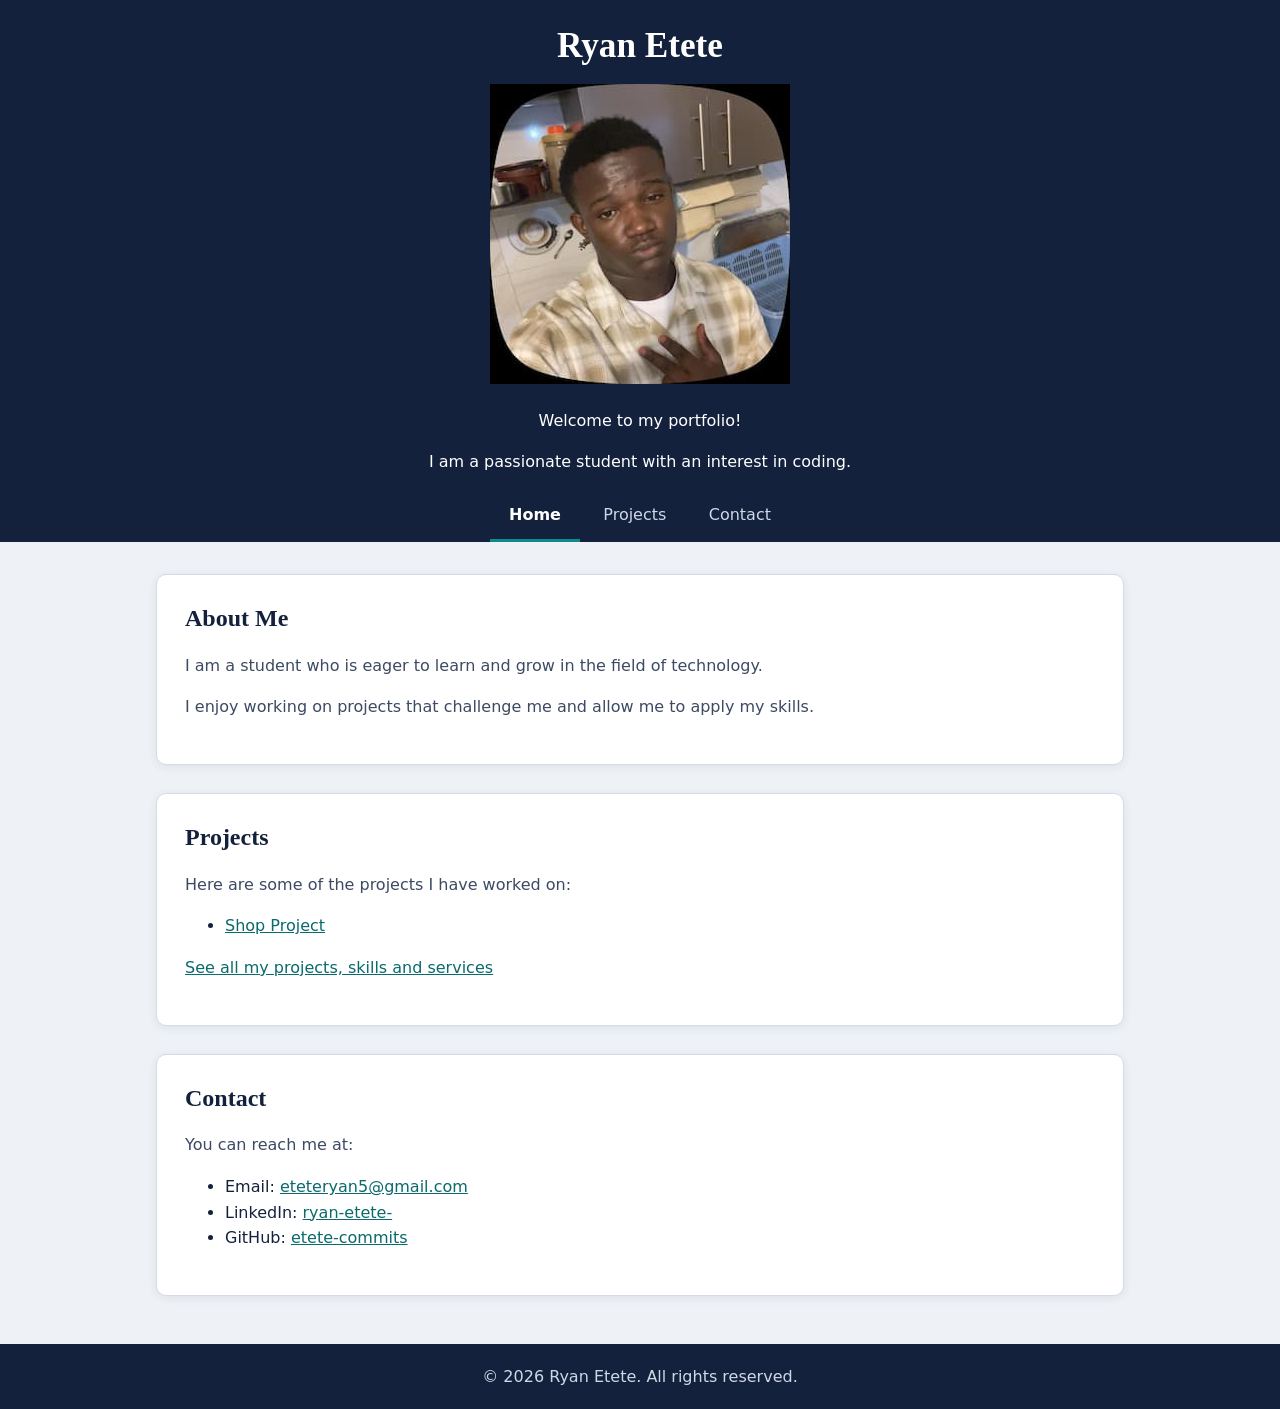
<file: index.html>
<!DOCTYPE html>
<html lang="en">
<head>
    <meta charset="UTF-8">
    <meta name="viewport" content="width=device-width, initial-scale=1.0">
    <title>Ryan Etete - Home</title>
    <meta name="description" content="Ryan Etete's personal portfolio: projects, skills and contact details.">
    <link rel="stylesheet" href="styles.css">
</head>

<body>

<header>
    <h1>Ryan Etete</h1>

    <img src="images/pfp.jpg" alt="Ryan Etete's profile picture" width="300" height="300">

    <p>Welcome to my portfolio!</p>
    <p>I am a passionate student with an interest in coding.</p>

    <nav>
        <a href="index.html" class="active">Home</a>
        <a href="projects.html">Projects</a>
        <a href="#contact">Contact</a>
    </nav>
</header>

<main>

    <section id="about" class="section-card">
        <h2>About Me</h2>
        <p>I am a student who is eager to learn and grow in the field of technology.</p>
        <p>I enjoy working on projects that challenge me and allow me to apply my skills.</p>
    </section>

    <section id="projects" class="section-card">
        <h2>Projects</h2>
        <p>Here are some of the projects I have worked on:</p>
        <ul>
            <li><a href="shop.html">Shop Project</a></li>
        </ul>
        <p><a href="projects.html">See all my projects, skills and services</a></p>
    </section>

    <section id="contact" class="section-card">
        <h2>Contact</h2>
        <p>You can reach me at:</p>
        <ul>
            <li>Email: <a href="mailto:eteteryan5@gmail.com">eteteryan5@gmail.com</a></li>
            <li>LinkedIn: <a href="https://www.linkedin.com/in/ryan-etete-" target="_blank" rel="noopener">ryan-etete-</a></li>
            <li>GitHub: <a href="https://github.com/etete-commits" target="_blank" rel="noopener">etete-commits</a></li>
        </ul>
    </section>

</main>

<footer>
    <p>&copy; 2026 Ryan Etete. All rights reserved.</p>
</footer>

</body>
</html>
</file>
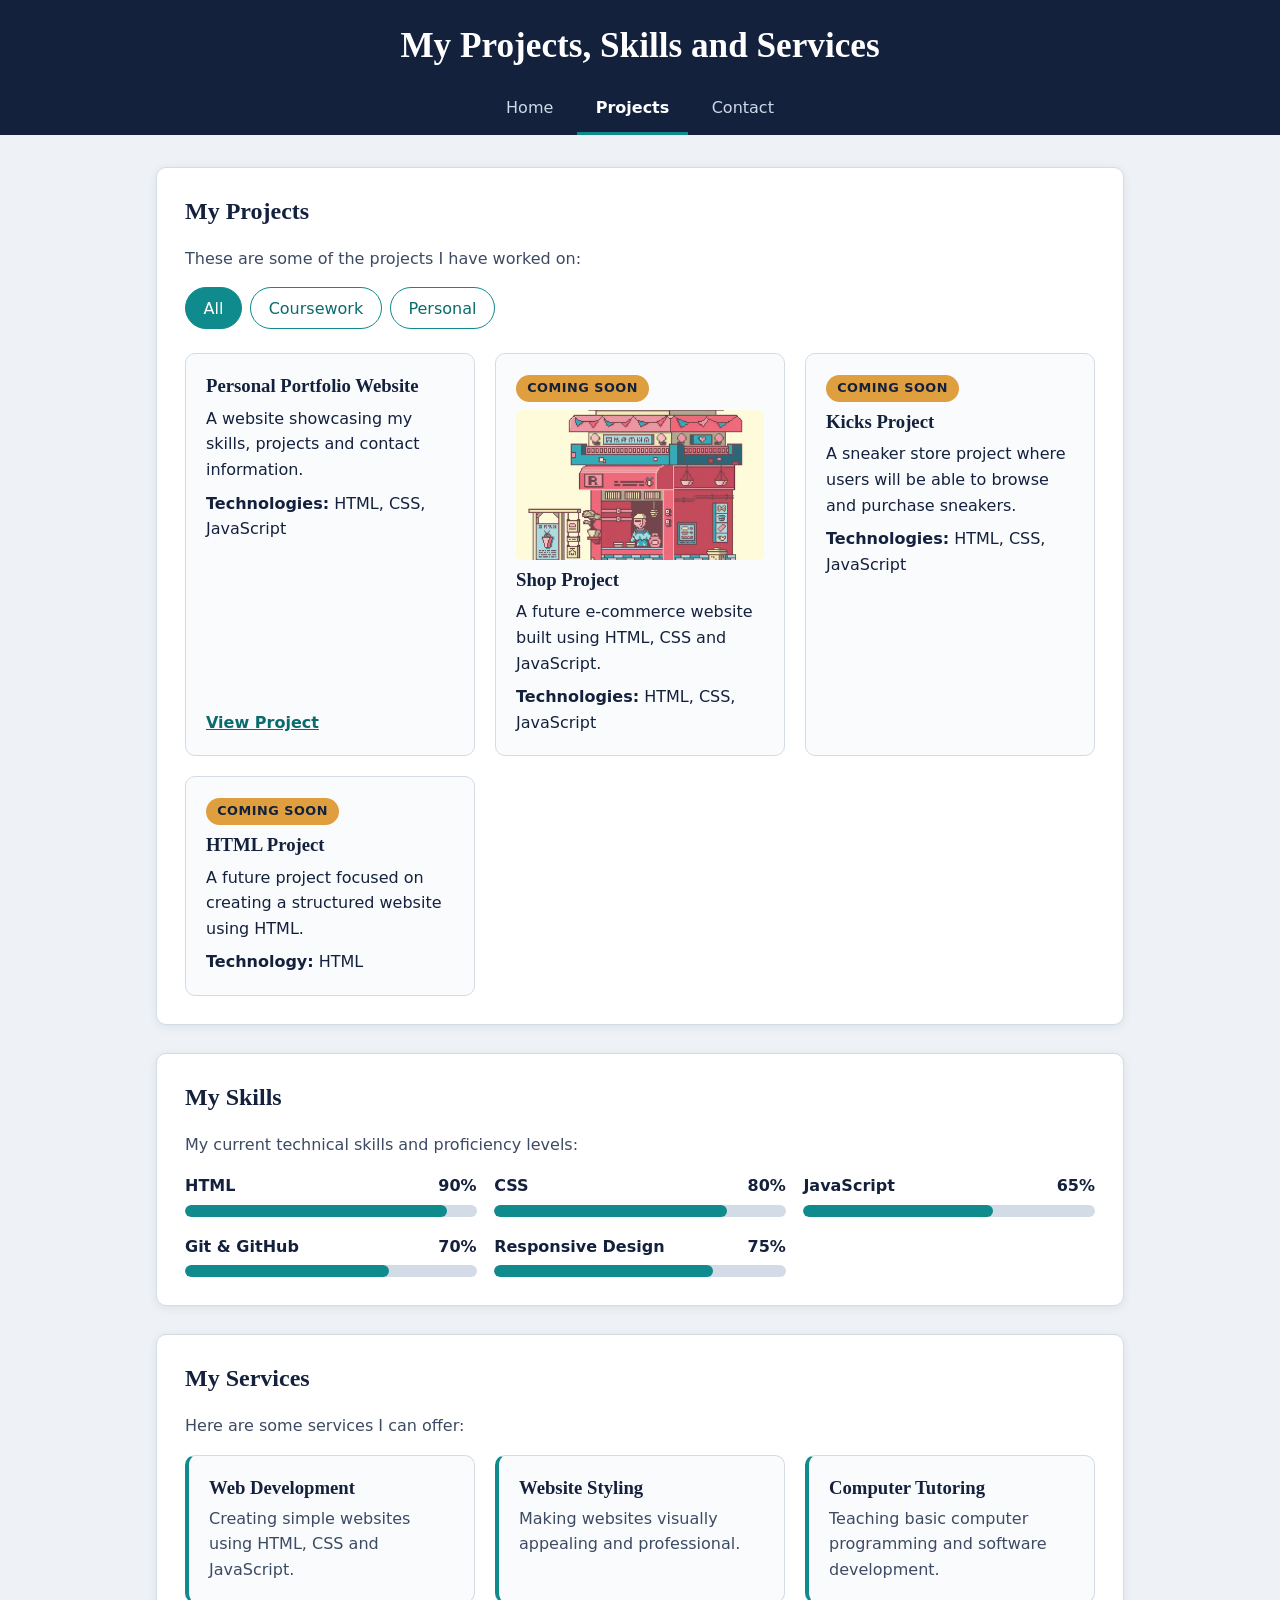
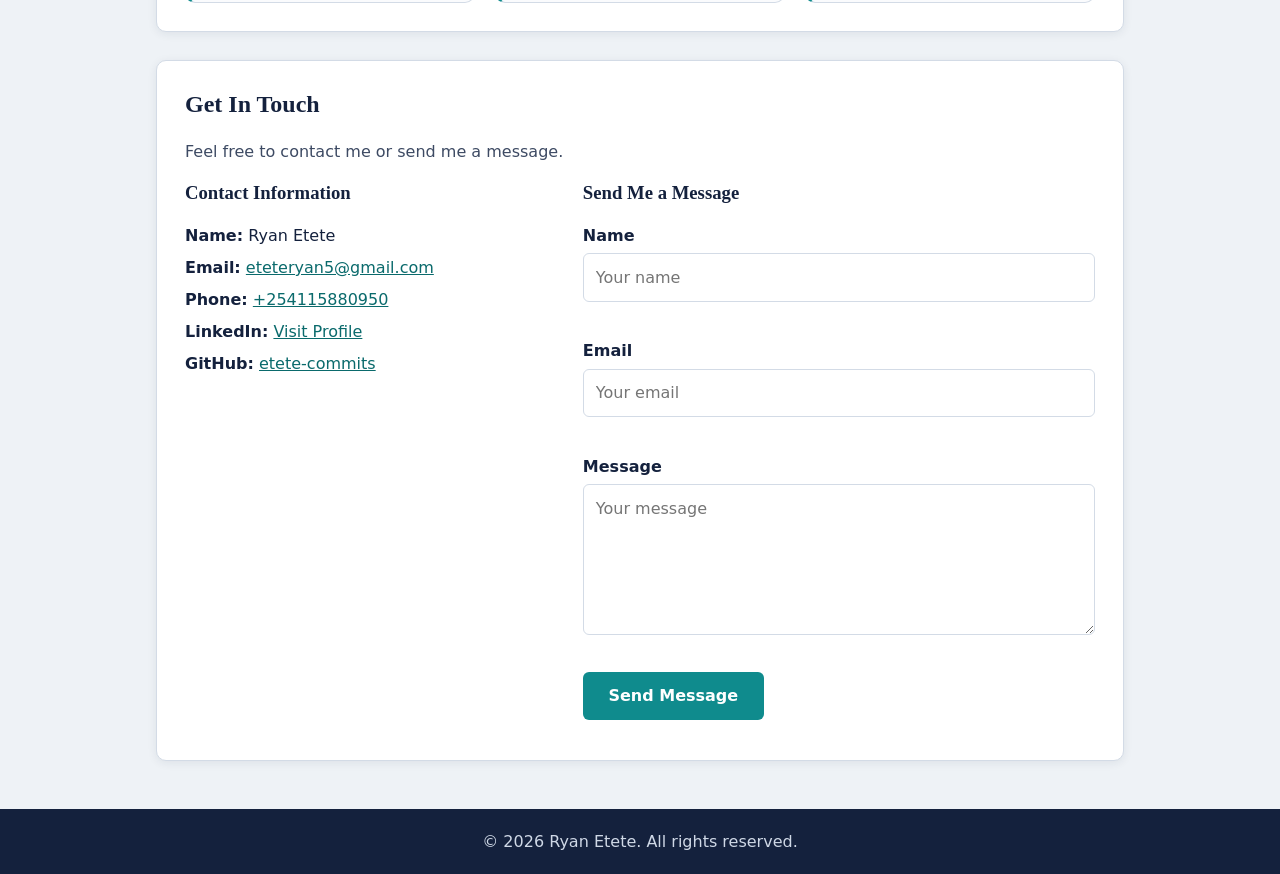
<file: projects.html>
<!DOCTYPE html>
<html lang="en">
<head>
    <meta charset="UTF-8">
    <meta name="viewport" content="width=device-width, initial-scale=1.0">
    <title>Ryan Etete - Projects</title>
    <link rel="stylesheet" href="styles.css">
</head>

<body>

<header>
    <h1>My Projects, Skills and Services</h1>

    <nav>
        <a href="index.html">Home</a>
        <a href="projects.html" class="active">Projects</a>
        <a href="projects.html#contact">Contact</a>
    </nav>
</header>

<main>

    <!-- ========== PROJECTS ========== -->
    <section id="projects" class="section-card">
        <h2>My Projects</h2>
        <p>These are some of the projects I have worked on:</p>

        <div class="filter-buttons">
            <button type="button" class="active" onclick="filterProjects('all')">All</button>
            <button type="button" onclick="filterProjects('coursework')">Coursework</button>
            <button type="button" onclick="filterProjects('personal')">Personal</button>
        </div>

        <div class="projects-container">

            <article class="project-card" data-category="coursework">
                <h3>Personal Portfolio Website</h3>
                <p>A website showcasing my skills, projects and contact information.</p>
                <p><strong>Technologies:</strong> HTML, CSS, JavaScript</p>
                <a href="https://etete-commits.github.io/my_portfolio/" target="_blank" rel="noopener">View Project</a>
            </article>

            <article class="project-card" data-category="personal">
                <div class="coming-soon"><span>COMING SOON</span></div>
                   <img src="images/shop.webp" alt="Screenshot of the shop project" width="800" height="800" loading="lazy">
                <h3>Shop Project</h3>
                <p>A future e-commerce website built using HTML, CSS and JavaScript.</p>
                <p><strong>Technologies:</strong> HTML, CSS, JavaScript</p>
            </article>

            <article class="project-card" data-category="personal">
                <div class="coming-soon"><span>COMING SOON</span></div>
                <h3>Kicks Project</h3>
                <p>A sneaker store project where users will be able to browse and purchase sneakers.</p>
                <p><strong>Technologies:</strong> HTML, CSS, JavaScript</p>
            </article>

            <article class="project-card" data-category="coursework">
                <div class="coming-soon"><span>COMING SOON</span></div>
                <h3>HTML Project</h3>
                <p>A future project focused on creating a structured website using HTML.</p>
                <p><strong>Technology:</strong> HTML</p>
            </article>

        </div>
    </section>

    <!-- ========== SKILLS ========== -->
    <section id="skills" class="section-card">
        <h2>My Skills</h2>
        <p>My current technical skills and proficiency levels:</p>

        <div class="skills-container">

            <div class="skill-card">
                <div class="skill-title"><span>HTML</span><span>90%</span></div>
                <div class="progress-bar"><div class="progress html-progress"></div></div>
            </div>

            <div class="skill-card">
                <div class="skill-title"><span>CSS</span><span>80%</span></div>
                <div class="progress-bar"><div class="progress css-progress"></div></div>
            </div>

            <div class="skill-card">
                <div class="skill-title"><span>JavaScript</span><span>65%</span></div>
                <div class="progress-bar"><div class="progress javascript-progress"></div></div>
            </div>

            <div class="skill-card">
                <div class="skill-title"><span>Git &amp; GitHub</span><span>70%</span></div>
                <div class="progress-bar"><div class="progress git-progress"></div></div>
            </div>

            <div class="skill-card">
                <div class="skill-title"><span>Responsive Design</span><span>75%</span></div>
                <div class="progress-bar"><div class="progress responsive-progress"></div></div>
            </div>

        </div>
    </section>

    <!-- ========== SERVICES ========== -->
    <section id="services" class="section-card">
        <h2>My Services</h2>
        <p>Here are some services I can offer:</p>

        <div class="services-container">

            <div class="service-card">
                <h3>Web Development</h3>
                <p>Creating simple websites using HTML, CSS and JavaScript.</p>
            </div>

            <div class="service-card">
                <h3>Website Styling</h3>
                <p>Making websites visually appealing and professional.</p>
            </div>

            <div class="service-card">
                <h3>Computer Tutoring</h3>
                <p>Teaching basic computer programming and software development.</p>
            </div>

        </div>
    </section>

    <!-- ========== CONTACT ========== -->
    <section id="contact" class="section-card">
        <h2>Get In Touch</h2>
        <p>Feel free to contact me or send me a message.</p>

        <div class="contact-container">

            <div class="contact-information">
                <h3>Contact Information</h3>
                <p><strong>Name:</strong> Ryan Etete</p>
                <p><strong>Email:</strong> <a href="mailto:eteteryan5@gmail.com">eteteryan5@gmail.com</a></p>
                <p><strong>Phone:</strong> <a href="tel:+254115880950">+254115880950</a></p>
                <p><strong>LinkedIn:</strong> <a href="https://www.linkedin.com/" target="_blank" rel="noopener">Visit Profile</a></p>
                <p><strong>GitHub:</strong> <a href="https://github.com/etete-commits" target="_blank" rel="noopener">etete-commits</a></p>
            </div>

            <div class="contact-form-container">
                <h3>Send Me a Message</h3>

                <form id="contactForm" novalidate>

                    <div class="form-group">
                        <label for="name">Name</label>
                        <input type="text" id="name" name="name" placeholder="Your name" autocomplete="name">
                        <small id="nameError" class="error-message" role="alert"></small>
                    </div>

                    <div class="form-group">
                        <label for="email">Email</label>
                        <input type="email" id="email" name="email" placeholder="Your email" autocomplete="email">
                        <small id="emailError" class="error-message" role="alert"></small>
                    </div>

                    <div class="form-group">
                        <label for="message">Message</label>
                        <textarea id="message" name="message" rows="5" placeholder="Your message"></textarea>
                        <small id="messageError" class="error-message" role="alert"></small>
                    </div>

                    <button type="submit">Send Message</button>
                    <p id="formSuccess" class="success-message" role="status"></p>

                </form>
            </div>

        </div>
    </section>

</main>

<footer>
    <p>&copy; 2026 Ryan Etete. All rights reserved.</p>
</footer>

<script src="script.js"></script>

</body>
</html>
</file>
<file: styles.css>
:root {
    --ink: #14213d;
    --ink-soft: #3d4a63;
    --page: #eef2f6;
    --card: #ffffff;
    --line: #d3dbe6;
    --accent: #0f8b8d;
    --accent-dark: #0a6a6c;
    --amber: #e09f3e;
    --error: #b3261e;
    --success: #1b7a3d;
    --radius: 10px;
    --shadow: 0 2px 10px rgba(20, 33, 61, 0.08);
}

* { box-sizing: border-box; }

body {
    margin: 0;
    font-family: system-ui, -apple-system, "Segoe UI", Roboto, sans-serif;
    line-height: 1.6;
    color: var(--ink);
    background: var(--page);
}

h1, h2, h3 {
    font-family: Georgia, "Times New Roman", serif;
    line-height: 1.25;
    margin-top: 0;
}

a { color: var(--accent-dark); }
a:hover { color: var(--accent); }

/* ---------- Header & navigation ---------- */
header {
    background: var(--ink);
    color: #fff;
    padding: 1.5rem 1rem 0;
    text-align: center;
}

header h1 { margin-bottom: 1rem; font-size: clamp(1.5rem, 4vw, 2.2rem); }

nav {
    display: flex;
    justify-content: center;
    flex-wrap: wrap;
    gap: .25rem;
}

nav a {
    color: #cfd8e6;
    text-decoration: none;
    padding: .7rem 1.2rem;
    border-bottom: 3px solid transparent;
}

nav a:hover { color: #fff; border-bottom-color: var(--line); }
nav a.active { color: #fff; border-bottom-color: var(--accent); font-weight: 600; }

/* ---------- Layout ---------- */
main {
    max-width: 1000px;
    margin: 0 auto;
    padding: 2rem 1rem;
    display: grid;
    gap: 1.75rem;
}

.section-card {
    background: var(--card);
    border: 1px solid var(--line);
    border-radius: var(--radius);
    box-shadow: var(--shadow);
    padding: 1.75rem;
    scroll-margin-top: 1rem;
}

.section-card > p { color: var(--ink-soft); max-width: 65ch; }

/* ---------- Project filter buttons ---------- */
.filter-buttons {
    display: flex;
    flex-wrap: wrap;
    gap: .5rem;
    margin: 1rem 0 1.5rem;
}

.filter-buttons button {
    font: inherit;
    padding: .45rem 1.1rem;
    border: 1.5px solid var(--accent);
    background: transparent;
    color: var(--accent-dark);
    border-radius: 999px;
    cursor: pointer;
}

.filter-buttons button:hover,
.filter-buttons button.active {
    background: var(--accent);
    color: #fff;
}

/* ---------- Project cards ---------- */
.projects-container {
    display: grid;
    gap: 1.25rem;
    grid-template-columns: repeat(auto-fit, minmax(240px, 1fr));
}

.project-card {
    position: relative;
    display: flex;
    flex-direction: column;
    gap: .5rem;
    padding: 1.25rem;
    border: 1px solid var(--line);
    border-radius: var(--radius);
    background: #fafbfd;
}

.project-card img {
    width: 100%;
    height: 150px;
    object-fit: cover;
    border-radius: 6px;
}

.project-card h3 { margin-bottom: 0; }
.project-card p { margin: 0; }
.project-card a { margin-top: auto; font-weight: 600; }

.coming-soon span {
    display: inline-block;
    background: var(--amber);
    color: var(--ink);
    font-size: .8rem;
    font-weight: 700;
    letter-spacing: .04em;
    padding: .2rem .7rem;
    border-radius: 999px;
}


/* ---------- Live GitHub repositories ---------- */
.repo-grid {
    display: grid;
    gap: 1.25rem;
    grid-template-columns: repeat(auto-fit, minmax(240px, 1fr));
    margin-top: 1rem;
}

.repo-card {
    display: flex;
    flex-direction: column;
    gap: .5rem;
    padding: 1.25rem;
    border: 1px solid var(--line);
    border-left: 4px solid var(--accent);
    border-radius: var(--radius);
    background: #fafbfd;
}

.repo-card h3 { margin-bottom: 0; overflow-wrap: anywhere; }
.repo-card p { margin: 0; color: var(--ink-soft); }
.repo-card small { margin-top: auto; color: var(--ink-soft); }

#repo-status { font-style: italic; }
#repo-status:empty { display: none; 
}

/* ---------- Skills ---------- */
.skills-container {
    display: grid;
    gap: 1.1rem;
    grid-template-columns: repeat(auto-fit, minmax(260px, 1fr));
    margin-top: 1rem;
}

.skill-title {
    display: flex;
    justify-content: space-between;
    font-weight: 600;
    margin-bottom: .35rem;
}

.progress-bar {
    height: 12px;
    background: var(--line);
    border-radius: 999px;
    overflow: hidden;
}

.progress {
    height: 100%;
    background: var(--accent);
    border-radius: 999px;
}

.html-progress       { width: 90%; }
.css-progress        { width: 80%; }
.javascript-progress { width: 65%; }
.git-progress        { width: 70%; }
.responsive-progress { width: 75%; }

/* ---------- Services ---------- */
.services-container {
    display: grid;
    gap: 1.25rem;
    grid-template-columns: repeat(auto-fit, minmax(230px, 1fr));
    margin-top: 1rem;
}

.service-card {
    padding: 1.25rem;
    border: 1px solid var(--line);
    border-left: 4px solid var(--accent);
    border-radius: var(--radius);
    background: #fafbfd;
}

.service-card h3 { margin-bottom: .4rem; }
.service-card p { margin: 0; color: var(--ink-soft); }

/* ---------- Contact ---------- */
.contact-container {
    display: grid;
    gap: 2rem;
    grid-template-columns: 1fr 1.4fr;
    margin-top: 1rem;
}

.contact-information p { margin: .4rem 0; overflow-wrap: anywhere; }

.form-group {
    display: grid;
    gap: .3rem;
    margin-bottom: 1rem;
}

.form-group label { font-weight: 600; }

.form-group input,
.form-group textarea {
    font: inherit;
    padding: .65rem .75rem;
    border: 1.5px solid var(--line);
    border-radius: 6px;
    background: #fff;
    width: 100%;
}

.form-group input.invalid,
.form-group textarea.invalid { border-color: var(--error); }

.error-message {
    color: var(--error);
    font-size: .9rem;
    min-height: 1.1em;
}

.success-message {
    color: var(--success);
    font-weight: 600;
    margin: .75rem 0 0;
}

form button[type="submit"] {
    font: inherit;
    font-weight: 600;
    padding: .7rem 1.6rem;
    border: none;
    border-radius: 6px;
    background: var(--accent);
    color: #fff;
    cursor: pointer;
}

form button[type="submit"]:hover { background: var(--accent-dark); }

/* ---------- Footer ---------- */
footer {
    background: var(--ink);
    color: #cfd8e6;
    text-align: center;
    padding: 1.25rem 1rem;
    margin-top: 1rem;
}

footer p { margin: 0; }

/* ---------- Accessibility & responsive ---------- */
:focus-visible {
    outline: 3px solid var(--amber);
    outline-offset: 2px;
}

@media (max-width: 720px) {
    .contact-container { grid-template-columns: 1fr; }
    .section-card { padding: 1.25rem; }
}
</file>
